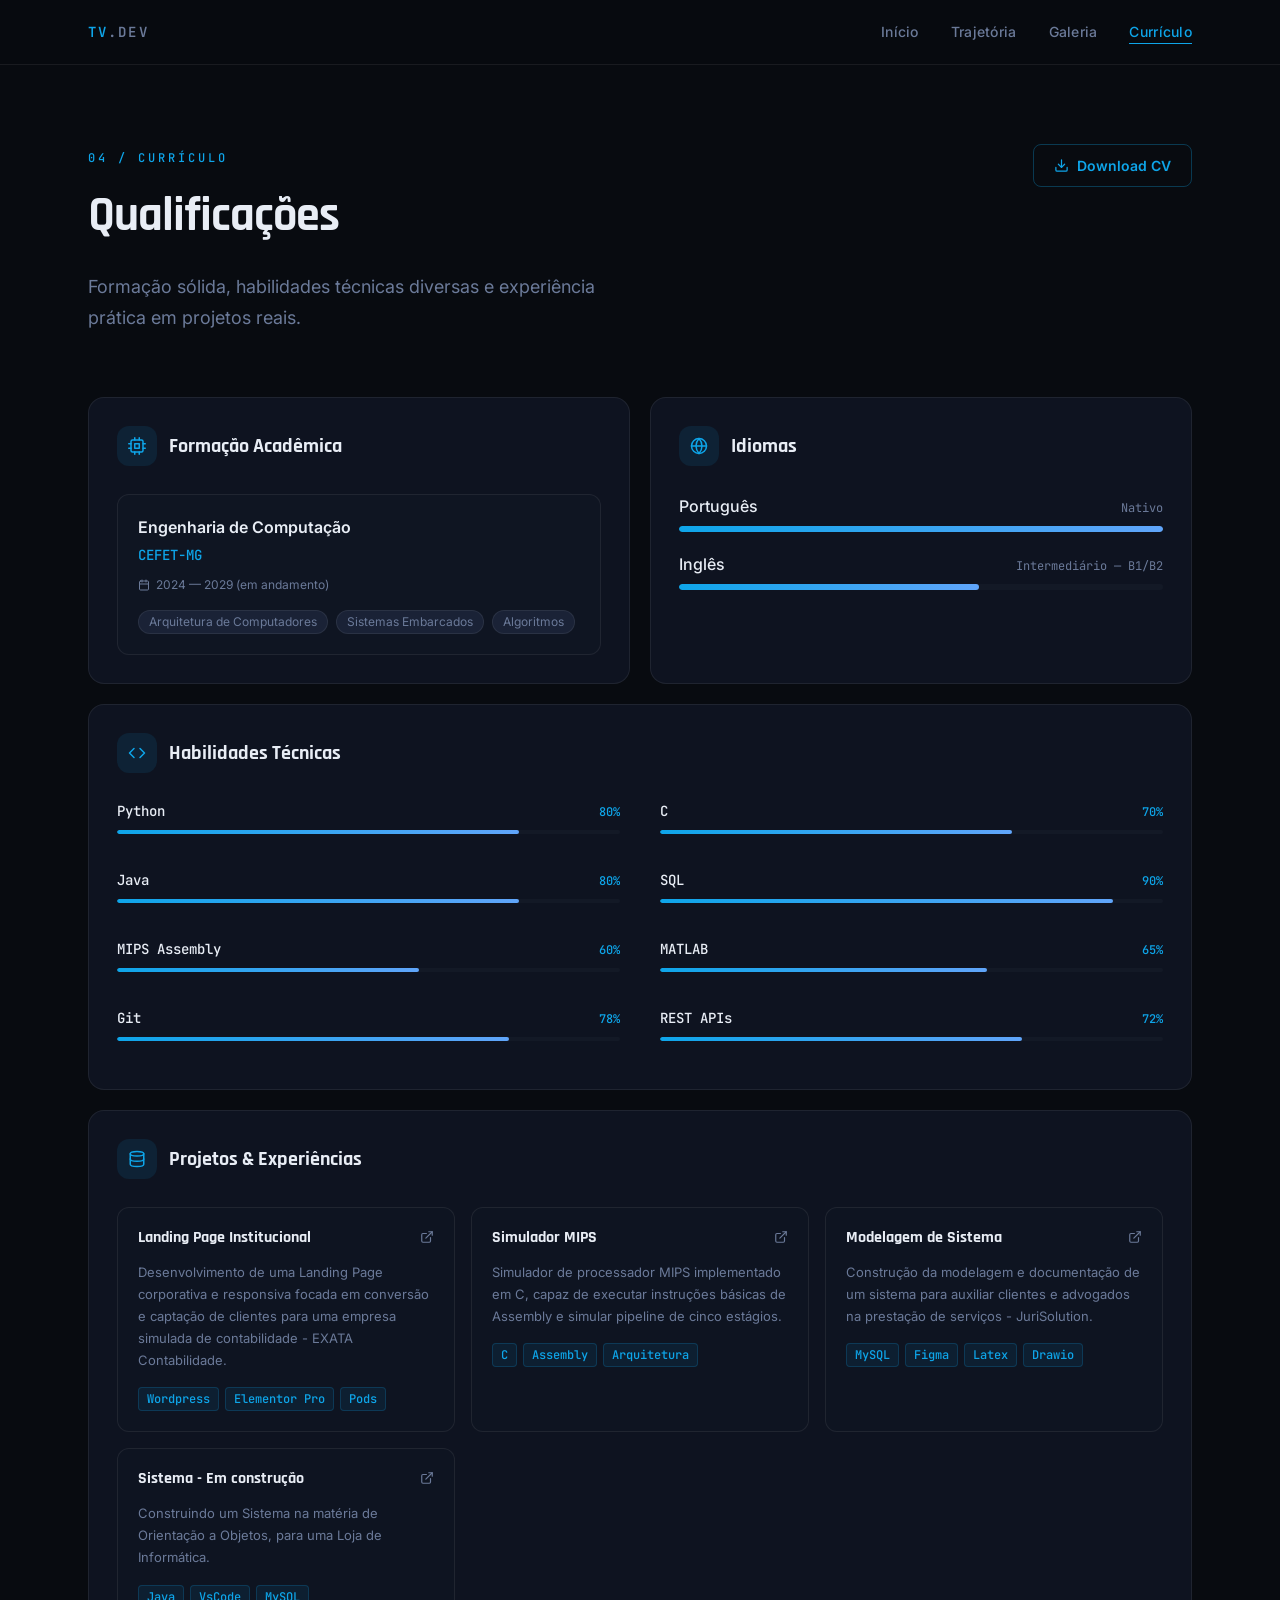
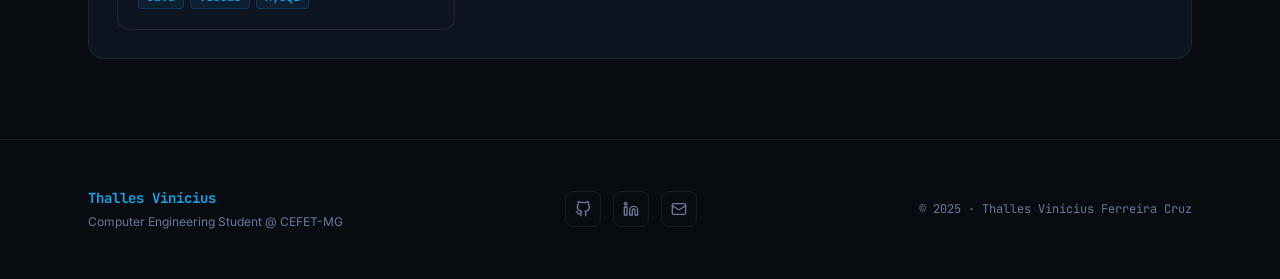
<file: curriculo.html>
<!DOCTYPE html>
<html lang="pt-BR">
<head>
  <meta charset="UTF-8" />
  <meta name="viewport" content="width=device-width, initial-scale=1.0" />
  <title>Currículo — Thalles Vinícius</title>
  <link rel="stylesheet" href="style.css" />
</head>
<body>

  <!-- ===================== NAVBAR ===================== -->
  <nav class="navbar">
    <div class="container">
      <a href="index.html" class="logo">
        <span class="logo-primary">TV</span><span class="logo-muted">.dev</span>
      </a>

      <div class="nav-links">
        <a href="index.html">Início</a>
        <a href="historia.html">Trajetória</a>
        <a href="galeria.html">Galeria</a>
        <a href="curriculo.html" class="active">Currículo</a>
      </div>

      <button class="nav-toggle" aria-label="Abrir menu">
        <svg viewBox="0 0 24 24" fill="none" stroke="currentColor" stroke-width="2" stroke-linecap="round" stroke-linejoin="round">
          <line x1="4" y1="6" x2="20" y2="6"></line>
          <line x1="4" y1="12" x2="20" y2="12"></line>
          <line x1="4" y1="18" x2="20" y2="18"></line>
        </svg>
      </button>
    </div>

    <div class="nav-mobile">
      <div class="container">
        <a href="index.html">Início</a>
        <a href="historia.html">Trajetória</a>
        <a href="galeria.html">Galeria</a>
        <a href="curriculo.html" class="active">Currículo</a>
      </div>
    </div>
  </nav>

  <!-- ===================== CURRÍCULO ===================== -->
  <section class="section" style="padding-top: 144px;">
    <div class="container">

      <div class="curriculo-header">
        <div>
          <span class="section-eyebrow">04 / Currículo</span>
          <h2 class="section-title">Qualificações</h2>
          <p class="section-desc">
            Formação sólida, habilidades técnicas diversas e experiência prática em
            projetos reais.
          </p>
        </div>

        <a href="assets/curriculo-thalles.pdf" class="btn-cv" download>
          <svg viewBox="0 0 24 24" fill="none" stroke="currentColor" stroke-width="2" stroke-linecap="round" stroke-linejoin="round">
            <path d="M21 15v4a2 2 0 0 1-2 2H5a2 2 0 0 1-2-2v-4"></path>
            <polyline points="7 10 12 15 17 10"></polyline>
            <line x1="12" y1="15" x2="12" y2="3"></line>
          </svg>
          Download CV
        </a>
      </div>

      <div class="cv-grid">

        <!-- Formação Acadêmica -->
        <div class="cv-card">
          <div class="cv-card-head">
            <div class="cv-icon">
              <svg viewBox="0 0 24 24" fill="none" stroke="currentColor" stroke-width="2" stroke-linecap="round" stroke-linejoin="round">
                <rect x="4" y="4" width="16" height="16" rx="2"></rect>
                <rect x="9" y="9" width="6" height="6"></rect>
                <line x1="9" y1="1" x2="9" y2="4"></line>
                <line x1="15" y1="1" x2="15" y2="4"></line>
                <line x1="9" y1="20" x2="9" y2="23"></line>
                <line x1="15" y1="20" x2="15" y2="23"></line>
                <line x1="1" y1="9" x2="4" y2="9"></line>
                <line x1="20" y1="9" x2="23" y2="9"></line>
                <line x1="1" y1="15" x2="4" y2="15"></line>
                <line x1="20" y1="15" x2="23" y2="15"></line>
              </svg>
            </div>
            <h3>Formação Acadêmica</h3>
          </div>

          <div class="edu-box">
            <div class="edu-title">Engenharia de Computação</div>
            <div class="edu-org">CEFET-MG</div>
            <div class="edu-date">
              <svg viewBox="0 0 24 24" fill="none" stroke="currentColor" stroke-width="2" stroke-linecap="round" stroke-linejoin="round">
                <rect x="3" y="4" width="18" height="18" rx="2"></rect>
                <line x1="16" y1="2" x2="16" y2="6"></line>
                <line x1="8" y1="2" x2="8" y2="6"></line>
                <line x1="3" y1="10" x2="21" y2="10"></line>
              </svg>
              <span>2024 — 2029 (em andamento)</span>
            </div>
            <div class="edu-pills">
              <span class="edu-pill">Arquitetura de Computadores</span>
              <span class="edu-pill">Sistemas Embarcados</span>
              <span class="edu-pill">Algoritmos</span>
            </div>
          </div>
        </div>

        <!-- Idiomas -->
        <div class="cv-card">
          <div class="cv-card-head">
            <div class="cv-icon">
              <svg viewBox="0 0 24 24" fill="none" stroke="currentColor" stroke-width="2" stroke-linecap="round" stroke-linejoin="round">
                <circle cx="12" cy="12" r="10"></circle>
                <line x1="2" y1="12" x2="22" y2="12"></line>
                <path d="M12 2a15.3 15.3 0 0 1 4 10 15.3 15.3 0 0 1-4 10 15.3 15.3 0 0 1-4-10 15.3 15.3 0 0 1 4-10z"></path>
              </svg>
            </div>
            <h3>Idiomas</h3>
          </div>

          <div class="bar-row">
            <div class="bar-top">
              <span class="bar-name">Português</span>
              <span class="bar-value">Nativo</span>
            </div>
            <div class="bar-track">
              <div class="bar-fill" style="width: 100%;"></div>
            </div>
          </div>

          <div class="bar-row">
            <div class="bar-top">
              <span class="bar-name">Inglês</span>
              <span class="bar-value">Intermediário — B1/B2</span>
            </div>
            <div class="bar-track">
              <div class="bar-fill" style="width: 62%;"></div>
            </div>
          </div>
        </div>

        <!-- Habilidades Técnicas -->
        <div class="cv-card span-2">
          <div class="cv-card-head">
            <div class="cv-icon">
              <svg viewBox="0 0 24 24" fill="none" stroke="currentColor" stroke-width="2" stroke-linecap="round" stroke-linejoin="round">
                <polyline points="16 18 22 12 16 6"></polyline>
                <polyline points="8 6 2 12 8 18"></polyline>
              </svg>
            </div>
            <h3>Habilidades Técnicas</h3>
          </div>

          <div class="skills-grid">

            <div class="bar-row skill-row">
              <div class="bar-top">
                <span class="bar-name">Python</span>
                <span class="bar-value">80%</span>
              </div>
              <div class="bar-track"><div class="bar-fill" style="width: 80%;"></div></div>
            </div>

            <div class="bar-row skill-row">
              <div class="bar-top">
                <span class="bar-name">C</span>
                <span class="bar-value">70%</span>
              </div>
              <div class="bar-track"><div class="bar-fill" style="width: 70%;"></div></div>
            </div>

            <div class="bar-row skill-row">
              <div class="bar-top">
                <span class="bar-name">Java</span>
                <span class="bar-value">80%</span>
              </div>
              <div class="bar-track"><div class="bar-fill" style="width: 80%;"></div></div>
            </div>

            <div class="bar-row skill-row">
              <div class="bar-top">
                <span class="bar-name">SQL</span>
                <span class="bar-value">90%</span>
              </div>
              <div class="bar-track"><div class="bar-fill" style="width: 90%;"></div></div>
            </div>

            <div class="bar-row skill-row">
              <div class="bar-top">
                <span class="bar-name">MIPS Assembly</span>
                <span class="bar-value">60%</span>
              </div>
              <div class="bar-track"><div class="bar-fill" style="width: 60%;"></div></div>
            </div>

            <div class="bar-row skill-row">
              <div class="bar-top">
                <span class="bar-name">MATLAB</span>
                <span class="bar-value">65%</span>
              </div>
              <div class="bar-track"><div class="bar-fill" style="width: 65%;"></div></div>
            </div>

            <div class="bar-row skill-row">
              <div class="bar-top">
                <span class="bar-name">Git</span>
                <span class="bar-value">78%</span>
              </div>
              <div class="bar-track"><div class="bar-fill" style="width: 78%;"></div></div>
            </div>

            <div class="bar-row skill-row">
              <div class="bar-top">
                <span class="bar-name">REST APIs</span>
                <span class="bar-value">72%</span>
              </div>
              <div class="bar-track"><div class="bar-fill" style="width: 72%;"></div></div>
            </div>

          </div>
        </div>

        <!-- Projetos & Experiências -->
        <div class="cv-card span-2">
          <div class="cv-card-head">
            <div class="cv-icon">
              <svg viewBox="0 0 24 24" fill="none" stroke="currentColor" stroke-width="2" stroke-linecap="round" stroke-linejoin="round">
                <ellipse cx="12" cy="5" rx="9" ry="3"></ellipse>
                <path d="M21 12c0 1.66-4 3-9 3s-9-1.34-9-3"></path>
                <path d="M3 5v14c0 1.66 4 3 9 3s9-1.34 9-3V5"></path>
              </svg>
            </div>
            <h3>Projetos & Experiências</h3>
          </div>

          <div class="projects-grid">

            <div class="project-card">
              <div class="project-top">
                <h4>Landing Page Institucional</h4>
                <svg viewBox="0 0 24 24" fill="none" stroke="currentColor" stroke-width="2" stroke-linecap="round" stroke-linejoin="round">
                  <path d="M18 13v6a2 2 0 0 1-2 2H5a2 2 0 0 1-2-2V8a2 2 0 0 1 2-2h6"></path>
                  <polyline points="15 3 21 3 21 9"></polyline>
                  <line x1="10" y1="14" x2="21" y2="3"></line>
                </svg>
              </div>
              <p>
                Desenvolvimento de uma Landing Page corporativa 
                e responsiva focada em conversão e captação de 
                clientes para uma empresa simulada de contabilidade - 
                EXATA Contabilidade.
              </p>
              <div class="project-tags">
                <span class="project-tag">Wordpress</span>
                <span class="project-tag">Elementor Pro</span>
                <span class="project-tag">Pods</span>
              </div>
            </div>

            <div class="project-card">
              <div class="project-top">
                <h4>Simulador MIPS</h4>
                <svg viewBox="0 0 24 24" fill="none" stroke="currentColor" stroke-width="2" stroke-linecap="round" stroke-linejoin="round">
                  <path d="M18 13v6a2 2 0 0 1-2 2H5a2 2 0 0 1-2-2V8a2 2 0 0 1 2-2h6"></path>
                  <polyline points="15 3 21 3 21 9"></polyline>
                  <line x1="10" y1="14" x2="21" y2="3"></line>
                </svg>
              </div>
              <p>
                Simulador de processador MIPS implementado em C, capaz de executar
                instruções básicas de Assembly e simular pipeline de cinco estágios.
              </p>
              <div class="project-tags">
                <span class="project-tag">C</span>
                <span class="project-tag">Assembly</span>
                <span class="project-tag">Arquitetura</span>
              </div>
            </div>

            <div class="project-card">
              <div class="project-top">
                <h4>Modelagem de Sistema</h4>
                <svg viewBox="0 0 24 24" fill="none" stroke="currentColor" stroke-width="2" stroke-linecap="round" stroke-linejoin="round">
                  <path d="M18 13v6a2 2 0 0 1-2 2H5a2 2 0 0 1-2-2V8a2 2 0 0 1 2-2h6"></path>
                  <polyline points="15 3 21 3 21 9"></polyline>
                  <line x1="10" y1="14" x2="21" y2="3"></line>
                </svg>
              </div>
              <p>
                Construção da modelagem e documentação de um sistema para auxiliar clientes e 
                advogados na prestação de serviços - JuriSolution.

              </p>
              <div class="project-tags">
                <span class="project-tag">MySQL</span>
                <span class="project-tag">Figma</span>
                <span class="project-tag">Latex</span>
                <span class="project-tag">Drawio</span>
              </div>
            </div>

            <div class="project-card">
              <div class="project-top">
                <h4>Sistema - Em construção</h4>
                <svg viewBox="0 0 24 24" fill="none" stroke="currentColor" stroke-width="2" stroke-linecap="round" stroke-linejoin="round">
                  <path d="M18 13v6a2 2 0 0 1-2 2H5a2 2 0 0 1-2-2V8a2 2 0 0 1 2-2h6"></path>
                  <polyline points="15 3 21 3 21 9"></polyline>
                  <line x1="10" y1="14" x2="21" y2="3"></line>
                </svg>
              </div>
              <p>
                Construindo um Sistema na matéria de Orientação a Objetos, para
                uma Loja de Informática.
              </p>
              <div class="project-tags">
                <span class="project-tag">Java</span>
                <span class="project-tag">VsCode</span>
                <span class="project-tag">MySQL</span>
              </div>
            </div>
          </div>
        </div>

      </div>

    </div>
  </section>

  <!-- ===================== FOOTER ===================== -->
  <footer class="footer">
    <div class="container">
      <div>
        <div class="footer-name">Thalles Vinícius</div>
        <div class="footer-role">Computer Engineering Student @ CEFET-MG</div>
      </div>

      <div class="footer-social">
        <a href="https://github.com/futurodevthalles" target="_blank" rel="noopener noreferrer" aria-label="GitHub">
          <svg viewBox="0 0 24 24" fill="none" stroke="currentColor" stroke-width="2" stroke-linecap="round" stroke-linejoin="round">
            <path d="M9 19c-5 1.5-5-2.5-7-3m14 6v-3.87a3.37 3.37 0 0 0-.94-2.61c3.14-.35 6.44-1.54 6.44-7A5.44 5.44 0 0 0 20 4.77 5.07 5.07 0 0 0 19.91 1S18.73.65 16 2.48a13.38 13.38 0 0 0-7 0C6.27.65 5.09 1 5.09 1A5.07 5.07 0 0 0 5 4.77a5.44 5.44 0 0 0-1.5 3.78c0 5.42 3.3 6.61 6.44 7A3.37 3.37 0 0 0 9 18.13V22"></path>
          </svg>
        </a>
        <a href="https://linkedin.com" target="_blank" rel="noopener noreferrer" aria-label="LinkedIn">
          <svg viewBox="0 0 24 24" fill="none" stroke="currentColor" stroke-width="2" stroke-linecap="round" stroke-linejoin="round">
            <path d="M16 8a6 6 0 0 1 6 6v7h-4v-7a2 2 0 0 0-2-2 2 2 0 0 0-2 2v7h-4v-7a6 6 0 0 1 6-6z"></path>
            <rect x="2" y="9" width="4" height="12"></rect>
            <circle cx="4" cy="4" r="2"></circle>
          </svg>
        </a>
        <a href="mailto:thalles@email.com" aria-label="E-mail">
          <svg viewBox="0 0 24 24" fill="none" stroke="currentColor" stroke-width="2" stroke-linecap="round" stroke-linejoin="round">
            <rect x="2" y="4" width="20" height="16" rx="2"></rect>
            <path d="M22 7L13.03 12.7a2 2 0 0 1-2.06 0L2 7"></path>
          </svg>
        </a>
      </div>

      <div class="footer-copy">© 2025 · Thalles Vinícius Ferreira Cruz</div>
    </div>
  </footer>

  <script src="script.js"></script>
</body>
</html>
</file>
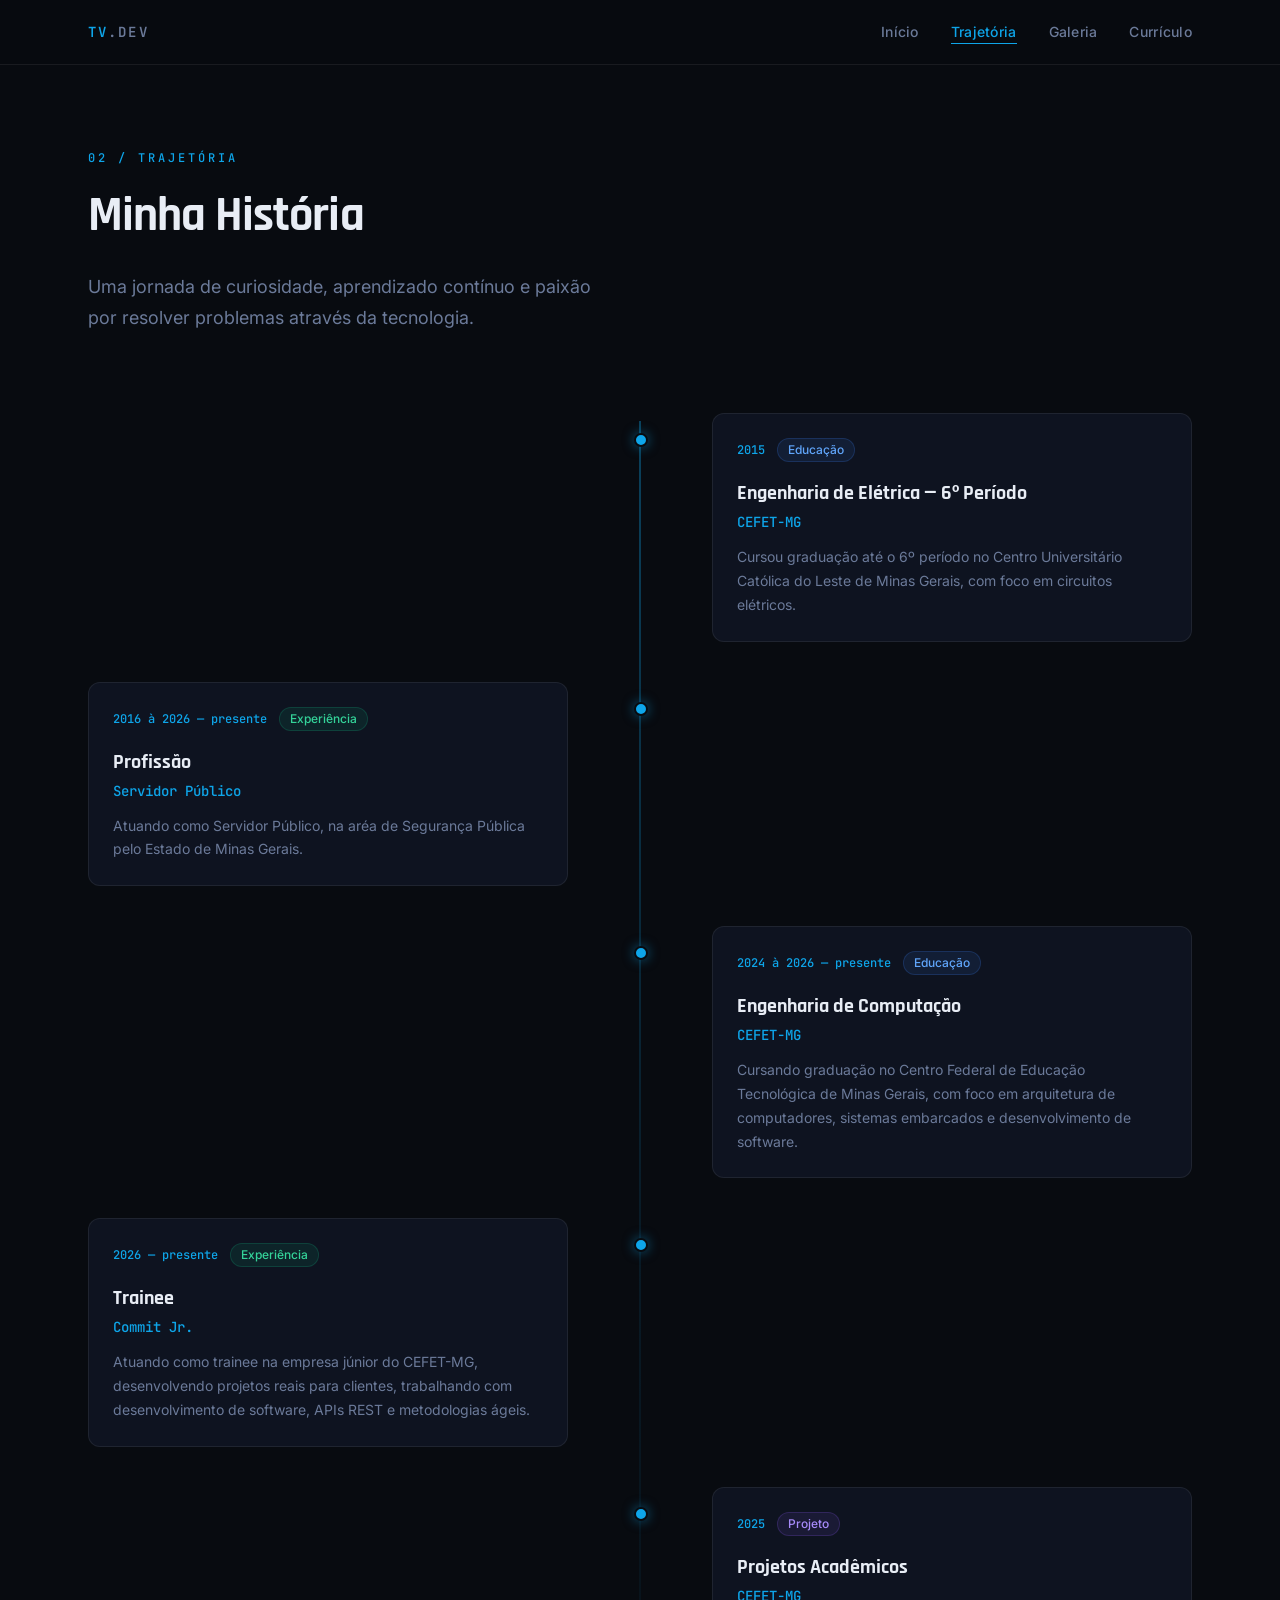
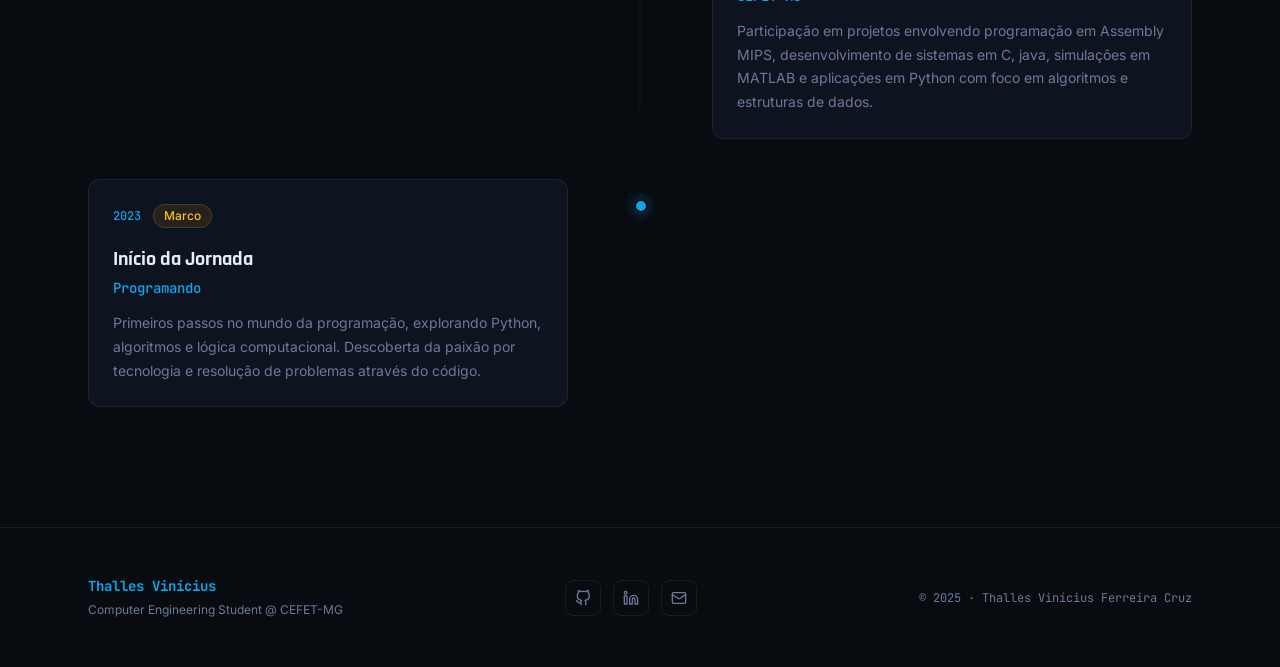
<file: historia.html>
<!DOCTYPE html>
<html lang="pt-BR">
<head>
  <meta charset="UTF-8" />
  <meta name="viewport" content="width=device-width, initial-scale=1.0" />
  <title>Trajetória — Thalles Vinícius</title>
  <link rel="stylesheet" href="style.css" />
</head>
<body>

  <!-- ===================== NAVBAR ===================== -->
  <nav class="navbar">
    <div class="container">
      <a href="index.html" class="logo">
        <span class="logo-primary">TV</span><span class="logo-muted">.dev</span>
      </a>

      <div class="nav-links">
        <a href="index.html">Início</a>
        <a href="historia.html" class="active">Trajetória</a>
        <a href="galeria.html">Galeria</a>
        <a href="curriculo.html">Currículo</a>
      </div>

      <button class="nav-toggle" aria-label="Abrir menu">
        <svg viewBox="0 0 24 24" fill="none" stroke="currentColor" stroke-width="2" stroke-linecap="round" stroke-linejoin="round">
          <line x1="4" y1="6" x2="20" y2="6"></line>
          <line x1="4" y1="12" x2="20" y2="12"></line>
          <line x1="4" y1="18" x2="20" y2="18"></line>
        </svg>
      </button>
    </div>

    <div class="nav-mobile">
      <div class="container">
        <a href="index.html">Início</a>
        <a href="historia.html" class="active">Trajetória</a>
        <a href="galeria.html">Galeria</a>
        <a href="curriculo.html">Currículo</a>
      </div>
    </div>
  </nav>

  <!-- ===================== TRAJETÓRIA / TIMELINE ===================== -->
  <section class="section" style="padding-top: 144px;">
    <div class="container">

      <div class="section-header">
        <span class="section-eyebrow">02 / Trajetória</span>
        <h2 class="section-title">Minha História</h2>
        <p class="section-desc">
          Uma jornada de curiosidade, aprendizado contínuo e paixão por resolver
          problemas através da tecnologia.
        </p>
      </div>

      <div class="timeline">
        <div class="timeline-line"></div>

        <div class="timeline-list">
          <!-- Item 1: Engenharia de Computação (esquerda) -->
          <div class="timeline-item">
            <span class="timeline-dot"></span>
            <div class="timeline-spacer"></div>
            <div class="timeline-card">
              <div class="timeline-box">
                <div class="timeline-top">
                  <span class="timeline-year">2015</span>
                  <span class="tag tag-blue">Educação</span>
                </div>
                <h3>Engenharia de Elétrica — 6º Período</h3>
                <div class="timeline-org">CEFET-MG</div>
                <p>
                  Cursou graduação até o 6º período no Centro Universitário Católica 
                  do Leste de Minas Gerais, com foco em circuitos elétricos.
                </p>
              </div>
            </div>
          </div>

          <!-- Item 2: Engenharia de Computação (esquerda) -->
          <div class="timeline-item right">
            <span class="timeline-dot"></span>
            <div class="timeline-spacer"></div>
            <div class="timeline-card">
              <div class="timeline-box">
                <div class="timeline-top">
                  <span class="timeline-year">2016 à 2026 — presente</span>
                  <span class="tag tag-green">Experiência</span>
                </div>
                <h3>Profissão</h3>
                <div class="timeline-org">Servidor Público</div>
                <p>
                  Atuando como Servidor Público, na aréa de Segurança Pública 
                  pelo Estado de Minas Gerais.
                </p>
              </div>
            </div>
          </div>

          <!-- Item 3: Engenharia de Computação (esquerda) -->
          <div class="timeline-item">
            <span class="timeline-dot"></span>
            <div class="timeline-spacer"></div>
            <div class="timeline-card">
              <div class="timeline-box">
                <div class="timeline-top">
                  <span class="timeline-year">2024 à 2026 — presente</span>
                  <span class="tag tag-blue">Educação</span>
                </div>
                <h3>Engenharia de Computação</h3>
                <div class="timeline-org">CEFET-MG</div>
                <p>
                  Cursando graduação no Centro Federal de Educação Tecnológica de Minas
                  Gerais, com foco em arquitetura de computadores, sistemas embarcados e
                  desenvolvimento de software.
                </p>
              </div>
            </div>
          </div>

          <!-- Item 2: Trainee (direita) -->
          <div class="timeline-item right">
            <span class="timeline-dot"></span>
            <div class="timeline-spacer"></div>
            <div class="timeline-card">
              <div class="timeline-box">
                <div class="timeline-top">
                  <span class="timeline-year">2026 — presente</span>
                  <span class="tag tag-green">Experiência</span>
                </div>
                <h3>Trainee</h3>
                <div class="timeline-org">Commit Jr.</div>
                <p>
                  Atuando como trainee na empresa júnior do CEFET-MG, desenvolvendo
                  projetos reais para clientes, trabalhando com desenvolvimento de
                  software, APIs REST e metodologias ágeis.
                </p>
              </div>
            </div>
          </div>

          <!-- Item 4: Projetos Acadêmicos (esquerda) -->
          <div class="timeline-item">
            <span class="timeline-dot"></span>
            <div class="timeline-spacer"></div>
            <div class="timeline-card">
              <div class="timeline-box">
                <div class="timeline-top">
                  <span class="timeline-year">2025</span>
                  <span class="tag tag-violet">Projeto</span>
                </div>
                <h3>Projetos Acadêmicos</h3>
                <div class="timeline-org">CEFET-MG</div>
                <p>
                  Participação em projetos envolvendo programação em Assembly MIPS,
                  desenvolvimento de sistemas em C, java, simulações em MATLAB e 
                  aplicações em Python com foco em algoritmos e estruturas de dados.
                </p>
              </div>
            </div>
          </div>

          <!-- Item 5: Início da Jornada (direita) -->
          <div class="timeline-item right">
            <span class="timeline-dot"></span>
            <div class="timeline-spacer"></div>
            <div class="timeline-card">
              <div class="timeline-box">
                <div class="timeline-top">
                  <span class="timeline-year">2023</span>
                  <span class="tag tag-amber">Marco</span>
                </div>
                <h3>Início da Jornada</h3>
                <div class="timeline-org">Programando</div>
                <p>
                  Primeiros passos no mundo da programação, explorando Python,
                  algoritmos e lógica computacional. Descoberta da paixão por
                  tecnologia e resolução de problemas através do código.
                </p>
              </div>
            </div>
          </div>

        </div>
      </div>

    </div>
  </section>

  <!-- ===================== FOOTER ===================== -->
  <footer class="footer">
    <div class="container">
      <div>
        <div class="footer-name">Thalles Vinícius</div>
        <div class="footer-role">Computer Engineering Student @ CEFET-MG</div>
      </div>

      <div class="footer-social">
        <a href="https://github.com/futurodevthalles" target="_blank" rel="noopener noreferrer" aria-label="GitHub">
          <svg viewBox="0 0 24 24" fill="none" stroke="currentColor" stroke-width="2" stroke-linecap="round" stroke-linejoin="round">
            <path d="M9 19c-5 1.5-5-2.5-7-3m14 6v-3.87a3.37 3.37 0 0 0-.94-2.61c3.14-.35 6.44-1.54 6.44-7A5.44 5.44 0 0 0 20 4.77 5.07 5.07 0 0 0 19.91 1S18.73.65 16 2.48a13.38 13.38 0 0 0-7 0C6.27.65 5.09 1 5.09 1A5.07 5.07 0 0 0 5 4.77a5.44 5.44 0 0 0-1.5 3.78c0 5.42 3.3 6.61 6.44 7A3.37 3.37 0 0 0 9 18.13V22"></path>
          </svg>
        </a>
        <a href="https://linkedin.com" target="_blank" rel="noopener noreferrer" aria-label="LinkedIn">
          <svg viewBox="0 0 24 24" fill="none" stroke="currentColor" stroke-width="2" stroke-linecap="round" stroke-linejoin="round">
            <path d="M16 8a6 6 0 0 1 6 6v7h-4v-7a2 2 0 0 0-2-2 2 2 0 0 0-2 2v7h-4v-7a6 6 0 0 1 6-6z"></path>
            <rect x="2" y="9" width="4" height="12"></rect>
            <circle cx="4" cy="4" r="2"></circle>
          </svg>
        </a>
        <a href="mailto:thalles@email.com" aria-label="E-mail">
          <svg viewBox="0 0 24 24" fill="none" stroke="currentColor" stroke-width="2" stroke-linecap="round" stroke-linejoin="round">
            <rect x="2" y="4" width="20" height="16" rx="2"></rect>
            <path d="M22 7L13.03 12.7a2 2 0 0 1-2.06 0L2 7"></path>
          </svg>
        </a>
      </div>

      <div class="footer-copy">© 2025 · Thalles Vinícius Ferreira Cruz</div>
    </div>
  </footer>

  <script src="script.js"></script>
</body>
</html>
</file>
<file: style.css>
@import url("https://fonts.googleapis.com/css2?family=Inter:wght@400;500;600;700&family=Rajdhani:wght@500;600;700&family=JetBrains+Mono:wght@400;500;600&display=swap");

:root {
  --background: #080b10;
  --foreground: #e8edf5;
  --card: #0e1320;
  --primary: #0ea5e9;
  --primary-rgb: 14, 165, 233;
  --secondary: #1a2236;
  --muted: #131926;
  --muted-foreground: #6b7a99;
  --border: rgba(255, 255, 255, 0.07);

  /* cores usadas nas tags da timeline */
  --tag-blue-bg: rgba(59, 130, 246, 0.1);
  --tag-blue-text: #60a5fa;
  --tag-blue-border: rgba(59, 130, 246, 0.2);

  --tag-green-bg: rgba(16, 185, 129, 0.1);
  --tag-green-text: #34d399;
  --tag-green-border: rgba(16, 185, 129, 0.2);

  --tag-violet-bg: rgba(139, 92, 246, 0.1);
  --tag-violet-text: #a78bfa;
  --tag-violet-border: rgba(139, 92, 246, 0.2);

  --tag-amber-bg: rgba(245, 158, 11, 0.1);
  --tag-amber-text: #fbbf24;
  --tag-amber-border: rgba(245, 158, 11, 0.2);

  --radius: 0.75rem;
}

/* -----------------------------------------------------------
   3. RESET BÁSICO
----------------------------------------------------------- */
* {
  margin: 0;
  padding: 0;
  box-sizing: border-box;
}

html {
  scroll-behavior: smooth;
}

body {
  background-color: var(--background);
  color: var(--foreground);
  font-family: "Inter", system-ui, sans-serif;
  -webkit-font-smoothing: antialiased;
  line-height: 1.5;
}

a {
  color: inherit;
  text-decoration: none;
}

img {
  display: block;
  max-width: 100%;
}

button {
  font-family: inherit;
  cursor: pointer;
}

ul {
  list-style: none;
}

/* Classe utilitária para textos em fonte monoespaçada (estilo código) */
.mono {
  font-family: "JetBrains Mono", monospace;
}

/* Classe utilitária para os títulos grandes */
.heading {
  font-family: "Rajdhani", sans-serif;
  font-weight: 700;
}

/* -----------------------------------------------------------
   4. CONTAINER PADRÃO
   Centraliza o conteúdo e limita a largura máxima, igual em
   todas as seções do site.
----------------------------------------------------------- */
.container {
  max-width: 1152px;
  margin: 0 auto;
  padding: 0 24px;
}

/* -----------------------------------------------------------
   5. NAVBAR (igual nas 4 páginas)
----------------------------------------------------------- */
.navbar {
  position: fixed;
  top: 0;
  left: 0;
  right: 0;
  z-index: 50;
  background: rgba(8, 11, 16, 0.95);
  backdrop-filter: blur(10px);
  border-bottom: 1px solid var(--border);
}

.navbar .container {
  height: 64px;
  display: flex;
  align-items: center;
  justify-content: space-between;
}

.logo {
  font-family: "JetBrains Mono", monospace;
  font-size: 14px;
  font-weight: 600;
  letter-spacing: 0.15em;
  text-transform: uppercase;
}

.logo .logo-primary {
  color: var(--primary);
}

.logo .logo-muted {
  color: var(--muted-foreground);
}

.nav-links {
  display: flex;
  align-items: center;
  gap: 32px;
}

.nav-links a {
  position: relative;
  font-size: 14px;
  font-weight: 500;
  letter-spacing: 0.02em;
  color: var(--muted-foreground);
  padding-bottom: 2px;
  transition: color 0.2s ease;
}

.nav-links a:hover {
  color: var(--foreground);
}

.nav-links a.active {
  color: var(--primary);
}

.nav-links a.active::after {
  content: "";
  position: absolute;
  left: 0;
  right: 0;
  bottom: 0;
  height: 1px;
  background: var(--primary);
}

/* Botão "hambúrguer" do menu mobile */
.nav-toggle {
  display: none;
  background: none;
  border: none;
  color: var(--muted-foreground);
}

.nav-toggle svg {
  width: 22px;
  height: 22px;
}

/* Menu mobile (escondido por padrão) */
.nav-mobile {
  display: none;
  background: var(--card);
  border-bottom: 1px solid var(--border);
}

.nav-mobile.open {
  display: block;
}

.nav-mobile .container {
  padding-top: 20px;
  padding-bottom: 20px;
  display: flex;
  flex-direction: column;
  gap: 20px;
}

.nav-mobile a {
  display: flex;
  align-items: center;
  gap: 8px;
  font-size: 14px;
  font-weight: 500;
  color: var(--muted-foreground);
}

.nav-mobile a.active {
  color: var(--primary);
}

@media (max-width: 767px) {
  .nav-links {
    display: none;
  }
  .nav-toggle {
    display: block;
  }
}

/* -----------------------------------------------------------
   6. HERO (página inicial / index.html)
----------------------------------------------------------- */
.hero {
  position: relative;
  overflow: hidden;
  padding-top: 96px;
  padding-bottom: 40px;
}
@media (min-width: 768px) {
  .hero {
    padding-top: 144px;
    padding-bottom: 64px;
  }
}
/* fundo quadriculado sutil */
.hero::before {
  content: "";
  position: absolute;
  inset: 0;
  pointer-events: none;
  background-image: linear-gradient(rgba(14, 165, 233, 0.035) 1px, transparent 1px),
    linear-gradient(90deg, rgba(14, 165, 233, 0.035) 1px, transparent 1px);
  background-size: 64px 64px;
}

/* brilho central atrás do texto */
.hero::after {
  content: "";
  position: absolute;
  top: 50%;
  left: 50%;
  transform: translate(-50%, -50%);
  width: 700px;
  height: 500px;
  border-radius: 50%;
  pointer-events: none;
  background: radial-gradient(ellipse, rgba(14, 165, 233, 0.08) 0%, transparent 65%);
}

.hero .container {
  position: relative;
  display: grid;
  grid-template-columns: 1fr 400px;
  gap: 80px;
  align-items: start; 
}

@media (max-width: 900px) {
  .hero .container {
    grid-template-columns: 1fr;
  }
}

/* foto de perfil + badge "aberto a oportunidades" */
.hero-profile {
  display: flex;
  align-items: center;
  gap: 20px;
  margin-bottom: 40px;
}

.avatar-wrap {
  position: relative;
  flex-shrink: 0;
}

.avatar {
  width: 64px;
  height: 64px;
  border-radius: 50%;
  overflow: hidden;
  border: 2px solid rgba(14, 165, 233, 0.4);
  box-shadow: 0 0 24px rgba(14, 165, 233, 0.2);
}

.avatar img {
  width: 100%;
  height: 100%;
  object-fit: cover;
}

.avatar-status {
  position: absolute;
  bottom: 0;
  right: 0;
  width: 16px;
  height: 16px;
  border-radius: 50%;
  background: #34d399;
  border: 2px solid var(--background);
}

.badge {
  display: inline-flex;
  align-items: center;
  gap: 10px;
  padding: 6px 16px;
  border-radius: 999px;
  border: 1px solid rgba(14, 165, 233, 0.25);
  background: rgba(14, 165, 233, 0.05);
  font-size: 12px;
  letter-spacing: 0.15em;
  text-transform: uppercase;
  color: var(--primary);
  font-weight: 500;
}

.badge-dot {
  width: 6px;
  height: 6px;
  border-radius: 50%;
  background: #34d399;
}

.hero h1 {
  font-family: "Rajdhani", sans-serif;
  font-size: clamp(2.8rem, 6vw, 5.5rem);
  font-weight: 700;
  line-height: 1.02;
  letter-spacing: -0.02em;
  margin-bottom: 20px;
}

.hero-divider {
  display: flex;
  align-items: center;
  gap: 12px;
  margin-bottom: 28px;
}

.hero-divider .line {
  width: 40px;
  height: 1px;
  background: var(--primary);
}

.hero-divider span.role {
  font-family: "JetBrains Mono", monospace;
  font-size: 12px;
  letter-spacing: 0.2em;
  text-transform: uppercase;
  color: var(--primary);
  font-weight: 500;
}

.hero p.lead {
  color: var(--muted-foreground);
  font-size: 18px;
  line-height: 1.7;
  max-width: 520px;
  margin-bottom: 40px;
}

.hero-buttons {
  display: flex;
  flex-wrap: wrap;
  gap: 16px;
}

.btn {
  display: inline-flex;
  align-items: center;
  gap: 8px;
  padding: 12px 28px;
  font-size: 14px;
  font-weight: 600;
  border-radius: 8px;
  border: 1px solid transparent;
  transition: all 0.2s ease;
}

.btn svg {
  width: 15px;
  height: 15px;
}

.btn-primary {
  background: var(--primary);
  color: #ffffff;
}

.btn-primary:hover {
  filter: brightness(1.1);
  box-shadow: 0 8px 20px rgba(14, 165, 233, 0.25);
}

.btn-outline {
  border-color: var(--border);
  color: var(--foreground);
  background: transparent;
}

.btn-outline:hover {
  border-color: rgba(14, 165, 233, 0.4);
  background: rgba(14, 165, 233, 0.05);
}

/* links sociais embaixo do hero */
.hero-social {
  display: flex;
  align-items: center;
  gap: 28px;
  margin-top: 48px;
  padding-top: 32px;
  border-top: 1px solid var(--border);
}

.social-link {
  display: flex;
  align-items: center;
  gap: 8px;
  color: var(--muted-foreground);
  font-size: 13px;
  font-weight: 500;
  transition: color 0.2s ease;
}

.social-link svg {
  width: 16px;
  height: 16px;
}

.social-link:hover {
  color: var(--primary);
}

@media (max-width: 540px) {
  .social-link span {
    display: none;
  }
}

/* card "terminal" do lado direito do hero */
.terminal-wrap {
  display: flex;
  justify-content: center;
}

.terminal {
  width: 100%;
  max-width: 380px;
  border-radius: 16px;
  border: 1px solid var(--border);
  background: var(--card);
  overflow: hidden;
  box-shadow: 0 0 60px rgba(14, 165, 233, 0.12), 0 0 120px rgba(14, 165, 233, 0.04);
}

.terminal-bar {
  display: flex;
  align-items: center;
  gap: 8px;
  padding: 12px 16px;
  border-bottom: 1px solid var(--border);
  background: rgba(19, 25, 38, 0.4);
}

.terminal-dot {
  width: 12px;
  height: 12px;
  border-radius: 50%;
}

.terminal-dot.red {
  background: rgba(239, 68, 68, 0.6);
}
.terminal-dot.yellow {
  background: rgba(234, 179, 8, 0.6);
}
.terminal-dot.green {
  background: rgba(16, 185, 129, 0.6);
}

.terminal-filename {
  margin-left: 12px;
  font-family: "JetBrains Mono", monospace;
  font-size: 12px;
  color: var(--muted-foreground);
}

.terminal-body {
  padding: 20px;
  font-family: "JetBrains Mono", monospace;
  font-size: 13px;
  line-height: 2;
}

.terminal-body .indent {
  margin-left: 20px;
}

.terminal-body .indent-2 {
  margin-left: 40px;
}

.tk-keyword { color: #a78bfa; }
.tk-class { color: var(--primary); }
.tk-punct { color: rgba(232, 237, 245, 0.7); }
.tk-attr { color: var(--muted-foreground); }
.tk-eq { color: rgba(232, 237, 245, 0.5); }
.tk-string { color: #34d399; }

.terminal-cursor {
  display: flex;
  align-items: center;
  gap: 6px;
  margin-top: 12px;
}

.terminal-cursor .prompt {
  color: var(--primary);
}

.terminal-cursor .blink {
  display: inline-block;
  width: 8px;
  height: 14px;
  background: var(--primary);
  border-radius: 2px;
  animation: blink 1.1s step-start infinite;
}

@keyframes blink {
  50% {
    opacity: 0;
  }
}

/* seta de scroll no fim do hero */
.scroll-cue {
  position: absolute;
  bottom: 40px;
  left: 50%;
  transform: translateX(-50%);
}

.scroll-cue .pill {
  width: 20px;
  height: 32px;
  border-radius: 999px;
  border: 1px solid rgba(255, 255, 255, 0.15);
  display: flex;
  justify-content: center;
  padding-top: 6px;
}

.scroll-cue .dot {
  width: 4px;
  height: 8px;
  border-radius: 999px;
  background: rgba(14, 165, 233, 0.7);
  animation: bounce 1.4s ease-in-out infinite;
}

@keyframes bounce {
  0%, 100% { transform: translateY(0); }
  50% { transform: translateY(6px); }
}

/* -----------------------------------------------------------
   7. CABEÇALHO DE SEÇÃO (usado em historia, galeria e curriculo)
----------------------------------------------------------- */
.section {
  padding: 40px 0 80px 0;   /* Mudamos de 80px para 40px no topo para subir o texto! */
  scroll-margin-top: 64px; 
}

@media (min-width: 768px) {
  .section {
    padding: 80px 0;
  }
}

.section-eyebrow {
  font-family: "JetBrains Mono", monospace;
  font-size: 12px;
  letter-spacing: 0.25em;
  text-transform: uppercase;
  color: var(--primary);
  font-weight: 500;
}

.section-title {
  font-family: "Rajdhani", sans-serif;
  font-size: 2.5rem;
  font-weight: 700;
  letter-spacing: -0.02em;
  margin-top: 12px;
  margin-bottom: 20px;
}

@media (min-width: 768px) {
  .section-title {
    font-size: 3rem;
  }
}

.section-desc {
  color: var(--muted-foreground);
  font-size: 18px;
  line-height: 1.7;
  max-width: 520px;
}

.section-header {
  margin-bottom: 80px;
}

/* -----------------------------------------------------------
   8. TIMELINE (página historia.html)
----------------------------------------------------------- */
.timeline {
  position: relative;
}

.timeline-line {
  position: absolute;
  left: 11px;
  top: 8px;
  bottom: 8px;
  width: 1px;
  background: linear-gradient(to bottom, rgba(14, 165, 233, 0.7), rgba(14, 165, 233, 0.2), transparent);
}

@media (min-width: 768px) {
  .timeline-line {
    left: 50%;
    transform: translateX(-0.5px);
  }
}

.timeline-list {
  display: flex;
  flex-direction: column;
  gap: 40px;
}

@media (min-width: 768px) {
  .timeline-list {
    gap: 0;
  }
}

.timeline-item {
  position: relative;
  display: flex;
  align-items: flex-start;
  gap: 24px;
}

@media (min-width: 768px) {
  .timeline-item {
    margin-bottom: 40px;
    gap: 0;
  }
  .timeline-item.right {
    flex-direction: row-reverse;
  }
}

.timeline-dot {
  position: absolute;
  left: 5px;
  top: 20px;
  width: 14px;
  height: 14px;
  border-radius: 50%;
  background: var(--primary);
  border: 2px solid var(--background);
  box-shadow: 0 0 12px rgba(14, 165, 233, 0.5);
}

@media (min-width: 768px) {
  .timeline-dot {
    left: 50%;
    transform: translateX(-6px);
  }
}

.timeline-spacer {
  display: none;
}

@media (min-width: 768px) {
  .timeline-spacer {
    display: block;
    flex: 1;
    min-width: 0;
  }
}

.timeline-card {
  margin-left: 40px;
  flex: 1;
  min-width: 0;
  max-width: 480px;
}

@media (min-width: 768px) {
  .timeline-card {
    margin-left: 48px;
  }
  .timeline-item.right .timeline-card {
    margin-left: 0;
    margin-right: 48px;
  }
}

.timeline-box {
  padding: 24px;
  border-radius: 12px;
  border: 1px solid var(--border);
  background: var(--card);
  transition: border-color 0.2s ease;
}

.timeline-box:hover {
  border-color: rgba(14, 165, 233, 0.25);
}

.timeline-top {
  display: flex;
  flex-wrap: wrap;
  align-items: center;
  gap: 12px;
  margin-bottom: 16px;
}

.timeline-year {
  font-family: "JetBrains Mono", monospace;
  font-size: 12px;
  font-weight: 500;
  color: var(--primary);
}

.tag {
  display: inline-block;
  padding: 2px 10px;
  border-radius: 999px;
  font-size: 12px;
  font-weight: 500;
  border: 1px solid;
}

.tag-blue {
  background: var(--tag-blue-bg);
  color: var(--tag-blue-text);
  border-color: var(--tag-blue-border);
}
.tag-green {
  background: var(--tag-green-bg);
  color: var(--tag-green-text);
  border-color: var(--tag-green-border);
}
.tag-violet {
  background: var(--tag-violet-bg);
  color: var(--tag-violet-text);
  border-color: var(--tag-violet-border);
}
.tag-amber {
  background: var(--tag-amber-bg);
  color: var(--tag-amber-text);
  border-color: var(--tag-amber-border);
}

.timeline-box h3 {
  font-family: "Rajdhani", sans-serif;
  font-size: 20px;
  font-weight: 700;
  margin-bottom: 4px;
}

.timeline-org {
  font-family: "JetBrains Mono", monospace;
  font-size: 14px;
  font-weight: 500;
  color: var(--primary);
  margin-bottom: 12px;
}

.timeline-box p {
  color: var(--muted-foreground);
  font-size: 14px;
  line-height: 1.7;
}

/* -----------------------------------------------------------
   9. GALERIA (página galeria.html)
----------------------------------------------------------- */
.gallery-section {
  background: rgba(14, 19, 32, 0.5);
}

.gallery-grid {
  display: grid;
  grid-template-columns: repeat(2, 1fr);
  grid-auto-rows: 180px;
  gap: 12px;
}

@media (min-width: 768px) {
  .gallery-grid {
    grid-auto-rows: 220px;
  }
}

@media (min-width: 1024px) {
  .gallery-grid {
    grid-template-columns: repeat(4, 1fr);
  }
}

.gallery-item {
  position: relative;
  overflow: hidden;
  border-radius: 12px;
  background: var(--muted);
}

.gallery-item img {
  width: 100%;
  height: 100%;
  object-fit: cover;
  transition: transform 0.7s ease;
}

.gallery-item:hover img {
  transform: scale(1.06);
}

.gallery-item.span-2 {
  grid-column: span 1;
}

@media (min-width: 1024px) {
  .gallery-item.col-2 {
    grid-column: span 2;
  }
  .gallery-item.row-2 {
    grid-row: span 2;
  }
}

.gallery-overlay {
  position: absolute;
  inset: 0;
  background: linear-gradient(to top, rgba(0, 0, 0, 0.75), rgba(0, 0, 0, 0.1) 60%, transparent);
  opacity: 0;
  transition: opacity 0.3s ease;
}

.gallery-item:hover .gallery-overlay {
  opacity: 1;
}

.gallery-label {
  position: absolute;
  bottom: 0;
  left: 0;
  right: 0;
  padding: 16px;
  display: flex;
  align-items: center;
  gap: 6px;
  opacity: 0;
  transform: translateY(8px);
  transition: all 0.3s ease;
}

.gallery-item:hover .gallery-label {
  opacity: 1;
  transform: translateY(0);
}

.gallery-label svg {
  width: 12px;
  height: 12px;
  color: var(--primary);
  flex-shrink: 0;
}

.gallery-label span {
  font-family: "JetBrains Mono", monospace;
  font-size: 12px;
  color: rgba(255, 255, 255, 0.9);
}

/* -----------------------------------------------------------
   10. CURRÍCULO (página curriculo.html)
----------------------------------------------------------- */
.curriculo-header {
  display: flex;
  flex-direction: column;
  gap: 24px;
  justify-content: space-between;
  margin-bottom: 64px;
}

@media (min-width: 640px) {
  .curriculo-header {
    flex-direction: row;
    align-items: flex-end;
  }
}

.btn-cv {
  display: inline-flex;
  align-items: center;
  gap: 8px;
  align-self: flex-start;
  padding: 10px 20px;
  border-radius: 8px;
  border: 1px solid rgba(14, 165, 233, 0.3);
  color: var(--primary);
  font-size: 14px;
  font-weight: 600;
  white-space: nowrap;
  transition: background 0.2s ease;
}

.btn-cv:hover {
  background: rgba(14, 165, 233, 0.08);
}

.btn-cv svg {
  width: 15px;
  height: 15px;
}

.cv-grid {
  display: grid;
  gap: 20px;
}

@media (min-width: 768px) {
  .cv-grid {
    grid-template-columns: 1fr 1fr;
  }
  .cv-grid .span-2 {
    grid-column: span 2;
  }
}

.cv-card {
  padding: 28px;
  border-radius: 16px;
  border: 1px solid var(--border);
  background: var(--card);
}

.cv-card-head {
  display: flex;
  align-items: center;
  gap: 12px;
  margin-bottom: 28px;
}

.cv-icon {
  width: 40px;
  height: 40px;
  border-radius: 12px;
  background: rgba(14, 165, 233, 0.1);
  display: flex;
  align-items: center;
  justify-content: center;
  flex-shrink: 0;
}

.cv-icon svg {
  width: 18px;
  height: 18px;
  color: var(--primary);
}

.cv-card-head h3 {
  font-family: "Rajdhani", sans-serif;
  font-size: 20px;
  font-weight: 700;
}

/* bloco "Formação Acadêmica" */
.edu-box {
  padding: 20px;
  border-radius: 12px;
  background: rgba(19, 25, 38, 0.4);
  border: 1px solid var(--border);
}

.edu-box .edu-title {
  font-weight: 600;
  margin-bottom: 6px;
  font-size: 16px;
}

.edu-box .edu-org {
  font-family: "JetBrains Mono", monospace;
  font-size: 14px;
  font-weight: 500;
  color: var(--primary);
  margin-bottom: 10px;
}

.edu-date {
  display: flex;
  align-items: center;
  gap: 6px;
  color: var(--muted-foreground);
  font-size: 12px;
}

.edu-date svg {
  width: 12px;
  height: 12px;
}

.edu-pills {
  display: flex;
  flex-wrap: wrap;
  gap: 8px;
  margin-top: 16px;
}

.edu-pill {
  padding: 2px 10px;
  border-radius: 999px;
  font-size: 12px;
  background: var(--secondary);
  color: var(--muted-foreground);
  border: 1px solid var(--border);
}

/* barras de progresso (idiomas e habilidades) */
.bar-row {
  margin-bottom: 20px;
}

.bar-row:last-child {
  margin-bottom: 0;
}

.bar-top {
  display: flex;
  justify-content: space-between;
  align-items: baseline;
  margin-bottom: 8px;
}

.bar-top .bar-name {
  font-weight: 500;
}

.bar-top .bar-value {
  font-family: "JetBrains Mono", monospace;
  font-size: 12px;
  color: var(--muted-foreground);
}

.bar-track {
  height: 6px;
  border-radius: 999px;
  background: var(--muted);
  overflow: hidden;
}

.bar-fill {
  height: 100%;
  border-radius: 999px;
  background: linear-gradient(to right, var(--primary), #60a5fa);
}

/* grid de habilidades técnicas (versão menor das barras) */
.skills-grid {
  display: grid;
  gap: 16px 40px;
}

@media (min-width: 640px) {
  .skills-grid {
    grid-template-columns: 1fr 1fr;
  }
}

.skill-row .bar-top .bar-name {
  font-family: "JetBrains Mono", monospace;
  font-size: 14px;
  font-weight: 500;
}

.skill-row .bar-top .bar-value {
  color: var(--primary);
  font-weight: 500;
}

.skill-row .bar-track {
  height: 4px;
}

/* cards de projetos */
.projects-grid {
  display: grid;
  gap: 16px;
}

@media (min-width: 640px) {
  .projects-grid {
    grid-template-columns: 1fr 1fr;
  }
}

@media (min-width: 1024px) {
  .projects-grid {
    grid-template-columns: 1fr 1fr 1fr;
  }
}

.project-card {
  padding: 20px;
  border-radius: 12px;
  border: 1px solid var(--border);
  background: rgba(19, 25, 38, 0.3);
  transition: all 0.2s ease;
}

.project-card:hover {
  border-color: rgba(14, 165, 233, 0.25);
  background: rgba(14, 165, 233, 0.03);
}

.project-top {
  display: flex;
  align-items: flex-start;
  justify-content: space-between;
  gap: 12px;
  margin-bottom: 12px;
}

.project-top h4 {
  font-family: "Rajdhani", sans-serif;
  font-size: 16px;
  font-weight: 700;
  line-height: 1.3;
}

.project-top svg {
  width: 14px;
  height: 14px;
  color: var(--muted-foreground);
  flex-shrink: 0;
  margin-top: 2px;
}

.project-card p {
  color: var(--muted-foreground);
  font-size: 13px;
  line-height: 1.7;
  margin-bottom: 16px;
}

.project-tags {
  display: flex;
  flex-wrap: wrap;
  gap: 6px;
}

.project-tag {
  padding: 2px 8px;
  border-radius: 4px;
  font-family: "JetBrains Mono", monospace;
  font-size: 12px;
  font-weight: 500;
  background: rgba(14, 165, 233, 0.08);
  color: var(--primary);
  border: 1px solid rgba(14, 165, 233, 0.2);
}

/* -----------------------------------------------------------
   11. FOOTER (igual nas 4 páginas)
----------------------------------------------------------- */
.footer {
  border-top: 1px solid var(--border);
  padding: 48px 0;
}

.footer .container {
  display: flex;
  flex-direction: column;
  align-items: center;
  gap: 32px;
  text-align: center;
}

@media (min-width: 768px) {
  .footer .container {
    flex-direction: row;
    justify-content: space-between;
    text-align: left;
  }
}

.footer-name {
  font-family: "JetBrains Mono", monospace;
  font-size: 14px;
  font-weight: 700;
  color: var(--primary);
  margin-bottom: 4px;
}

.footer-role {
  color: var(--muted-foreground);
  font-size: 12px;
}

.footer-social {
  display: flex;
  align-items: center;
  gap: 12px;
}

.footer-social a {
  width: 36px;
  height: 36px;
  border-radius: 8px;
  border: 1px solid var(--border);
  display: flex;
  align-items: center;
  justify-content: center;
  color: var(--muted-foreground);
  transition: all 0.2s ease;
}

.footer-social a:hover {
  color: var(--primary);
  border-color: rgba(14, 165, 233, 0.35);
  background: rgba(14, 165, 233, 0.05);
}

.footer-social svg {
  width: 16px;
  height: 16px;
}

.footer-copy {
  font-family: "JetBrains Mono", monospace;
  font-size: 12px;
  color: var(--muted-foreground);
}
</file>
